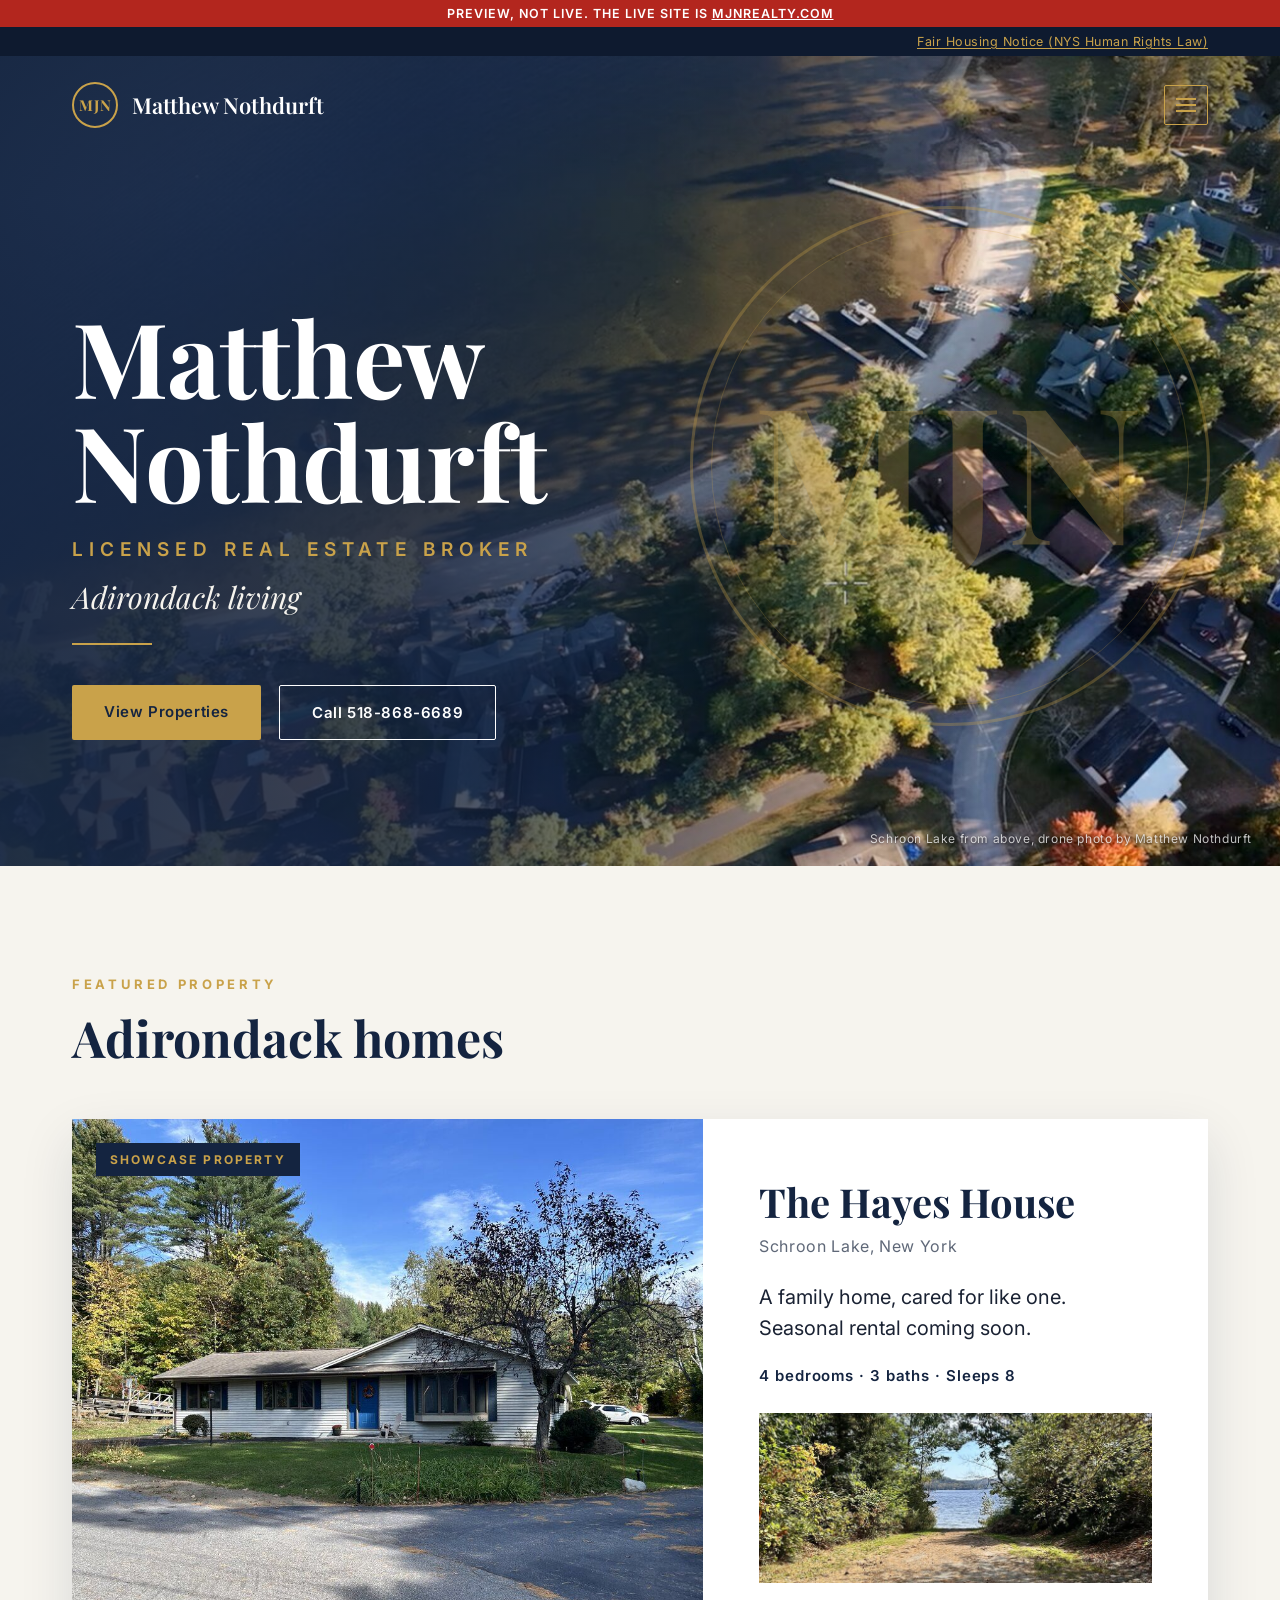
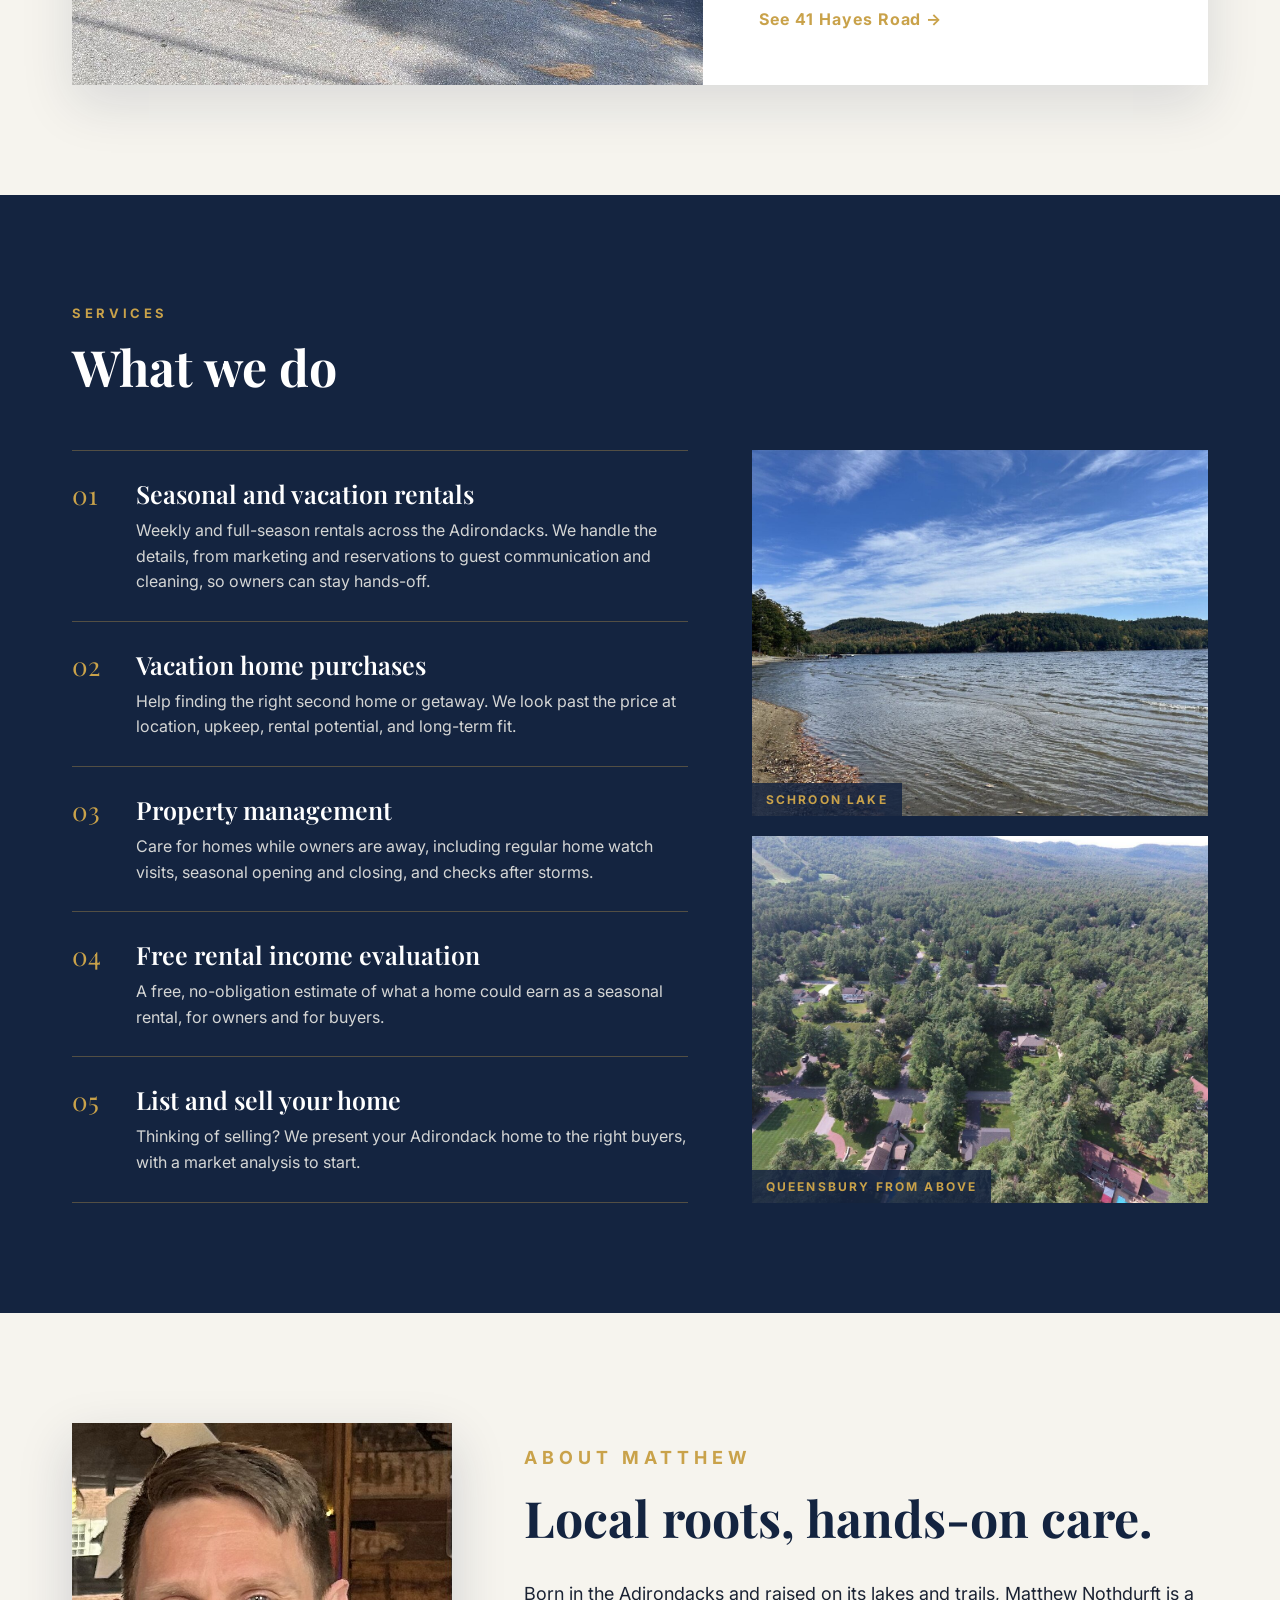
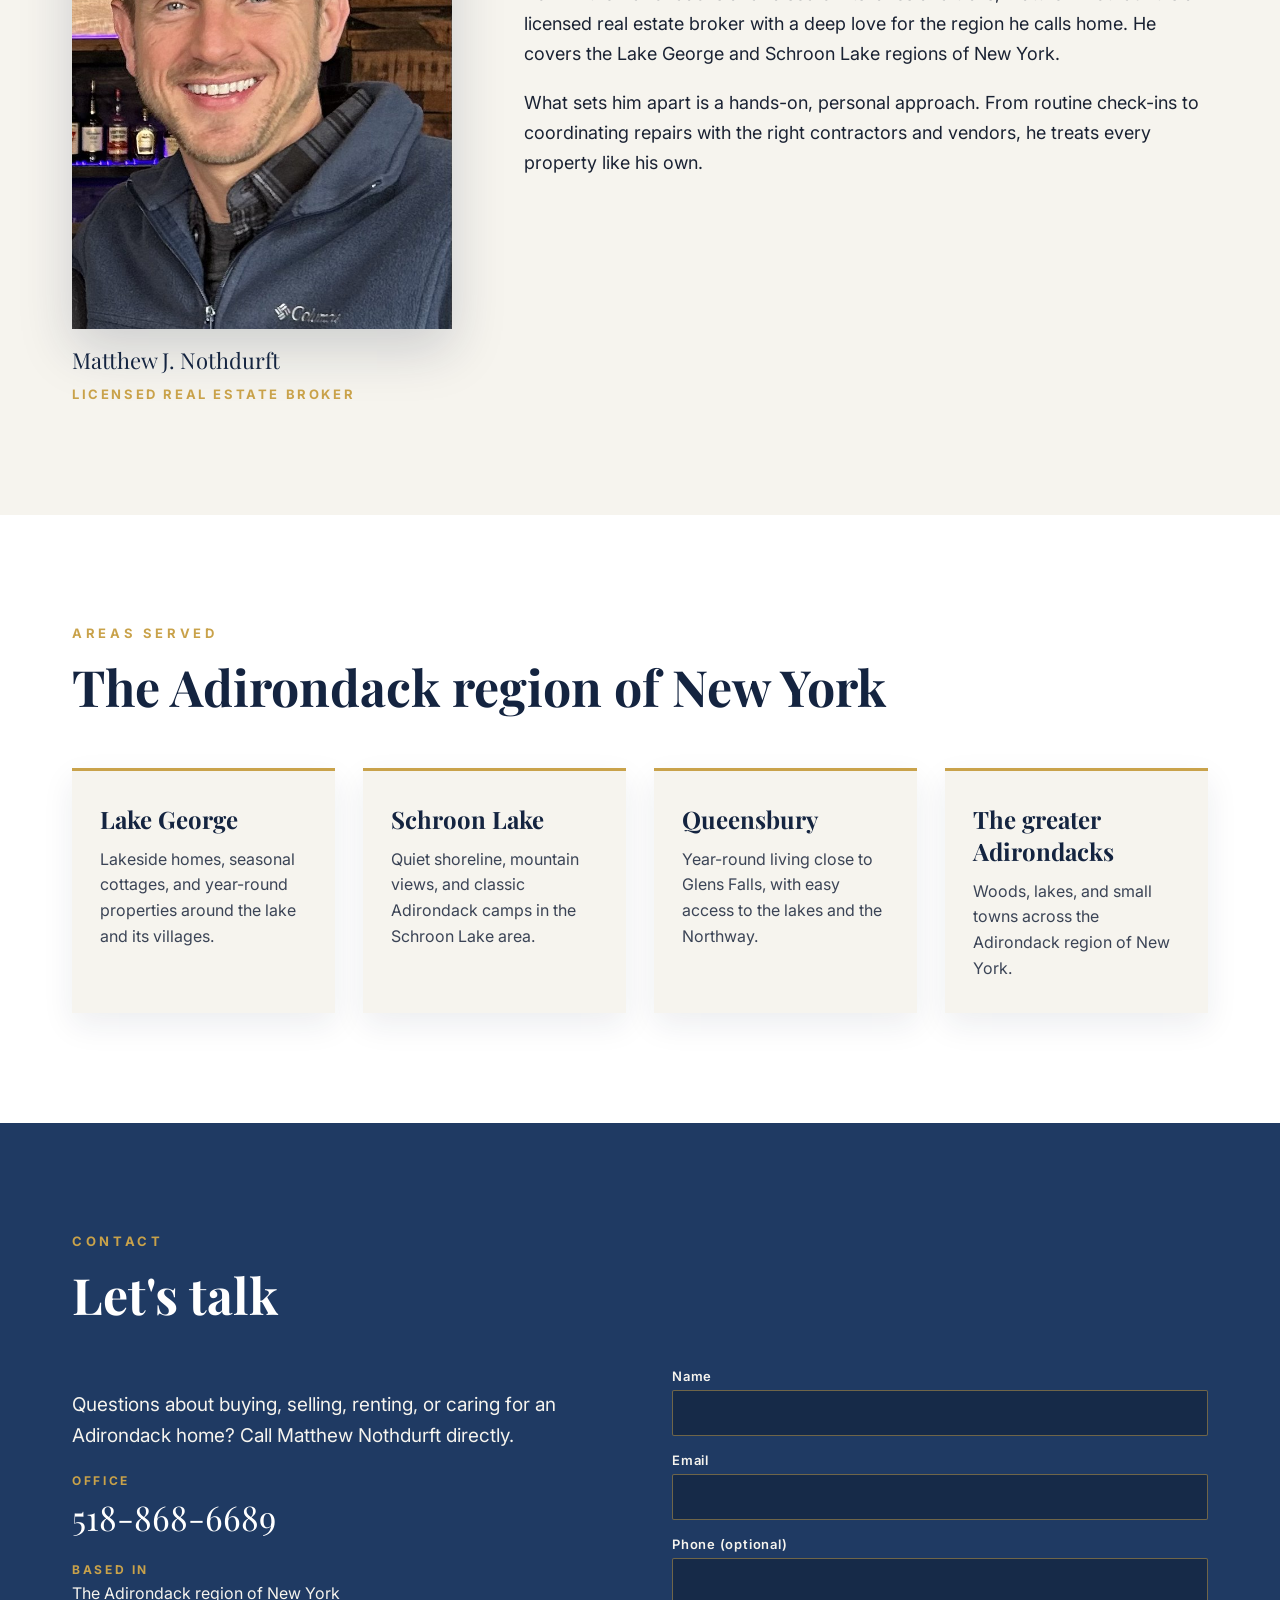
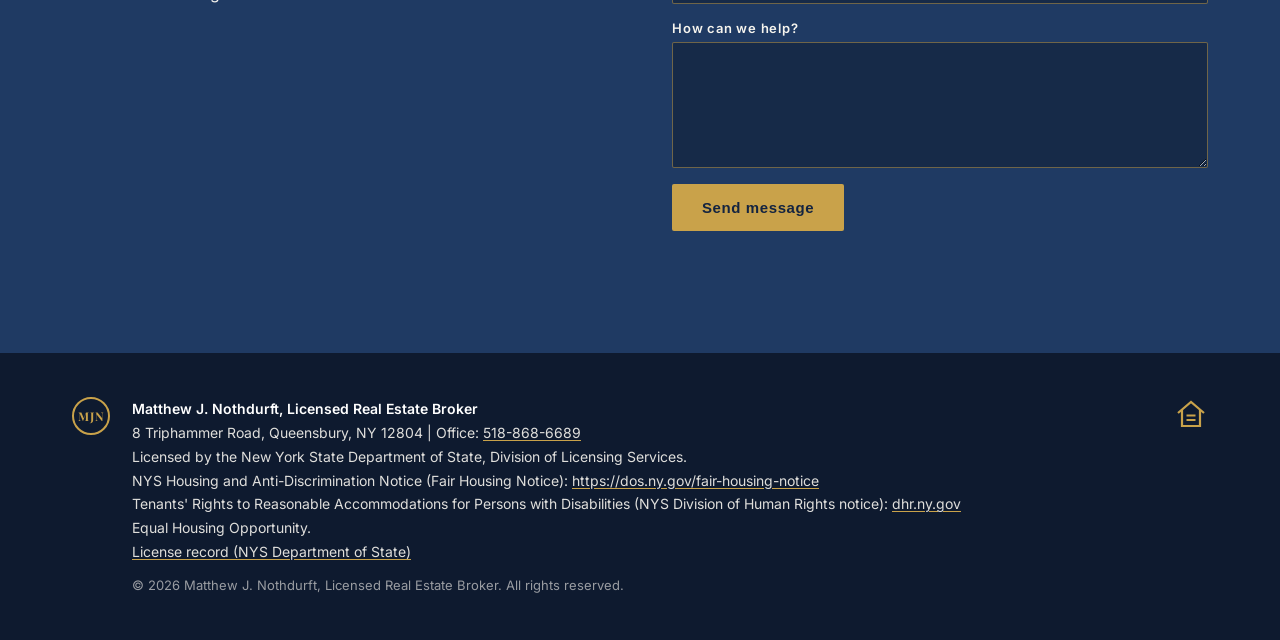
<file: index.html>
<!DOCTYPE html>
<html lang="en">
<head>
<meta charset="utf-8">
<meta name="viewport" content="width=device-width, initial-scale=1">
<title>Matthew J. Nothdurft, Licensed Real Estate Broker | Adirondack Real Estate and Property Management</title>
<meta name="description" content="Matthew J. Nothdurft, Licensed Real Estate Broker. Real estate, seasonal rentals, and property management in the Adirondack region of New York.">
<meta name="robots" content="noindex,nofollow">
<link rel="icon" href="images/favicon.svg" type="image/svg+xml">
<link rel="preconnect" href="https://fonts.googleapis.com"><link rel="preconnect" href="https://fonts.gstatic.com" crossorigin>
<link href="https://fonts.googleapis.com/css2?family=Inter:wght@400;500;600;700&family=Playfair+Display:ital,wght@0,600;0,700;1,400;1,500&display=swap" rel="stylesheet">
<link rel="stylesheet" href="css/navy.css">
</head>
<body id="top">
<a class="skip" href="#main">Skip to content</a>
<div class="preview-bar" role="note">Preview, not live. The live site is <a href="https://mjnrealty.com/">mjnrealty.com</a></div>
<div class="fh-bar"><a href="https://dos.ny.gov/fair-housing-notice" target="_blank" rel="noopener">Fair Housing Notice (NYS Human Rights Law)</a></div>
<header class="hero">
  <div class="site-nav-row">
    <a class="brand" href="#top" aria-label="Matthew Nothdurft, home"><span class="mono" aria-hidden="true">MJN</span><span class="brand-name">Matthew Nothdurft</span></a>
    <button class="nav-toggle" aria-controls="site-nav" aria-expanded="false"><span class="sr">Menu</span><span class="bars"></span></button>
    <nav class="site-nav" id="site-nav" aria-label="Main"><a href="#about">About</a><a href="#services">Services</a><a href="#properties">Properties</a><a href="hayes.html">41 Hayes</a><a href="#areas">Areas</a><a href="#contact">Contact</a><a href="packages.html">Packages</a><a href="license.html">License</a><a class="callbtn" href="tel:+15188686689">Call 518-868-6689</a></nav>
  </div>
  <div class="wm" aria-hidden="true">MJN</div>
  <div class="hero-copy">
    <h1>Matthew<br>Nothdurft</h1>
    <p class="lic">Licensed Real Estate Broker</p>
    <p class="adk">Adirondack living</p>
    <div class="rule"></div>
    <div class="btns"><a class="btn gold" href="#properties">View Properties</a><a class="btn ghost" href="tel:+15188686689">Call 518-868-6689</a></div>
  </div>
  <div class="photo-credit">Schroon Lake from above, drone photo by Matthew Nothdurft</div>
</header>
<main id="main">

<section id="properties" class="properties">
  <div class="wrap">
  <p class="eyebrow">Featured property</p>
  <h2>Adirondack homes</h2>
  <article class="featured">
    <div class="ph" role="img" aria-label="The Hayes House"><div class="tag">Showcase property</div></div>
    <div class="fc">
      <h3>The Hayes House</h3>
      <p class="addr">Schroon Lake, New York</p>
      <p class="desc">A family home, cared for like one. Seasonal rental coming soon.</p>
      <p class="facts">4 bedrooms &middot; 3 baths &middot; Sleeps 8</p>
      <div class="inset" role="img" aria-label="Wooded path at the Hayes House"></div>
      <a class="more" href="hayes.html">See 41 Hayes Road &rarr;</a>
    </div>
  </article>
  </div>
</section>

<section class="services" id="services">
  <div class="wrap">
  <p class="eyebrow">Services</p>
  <h2>What we do</h2>
  <div class="svc-wrap">
    <ul class="svc-list">
      <li class="svc"><span class="n">01</span><div><h3>Seasonal and vacation rentals</h3><p>Weekly and full-season rentals across the Adirondacks. We handle the details, from marketing and reservations to guest communication and cleaning, so owners can stay hands-off.</p></div></li>
      <li class="svc"><span class="n">02</span><div><h3>Vacation home purchases</h3><p>Help finding the right second home or getaway. We look past the price at location, upkeep, rental potential, and long-term fit.</p></div></li>
      <li class="svc"><span class="n">03</span><div><h3>Property management</h3><p>Care for homes while owners are away, including regular home watch visits, seasonal opening and closing, and checks after storms.</p></div></li>
      <li class="svc"><span class="n">04</span><div><h3>Free rental income evaluation</h3><p>A free, no-obligation estimate of what a home could earn as a seasonal rental, for owners and for buyers.</p></div></li>
      <li class="svc"><span class="n">05</span><div><h3>List and sell your home</h3><p>Thinking of selling? We present your Adirondack home to the right buyers, with a market analysis to start.</p></div></li>
    </ul>
    <div class="pics">
      <div class="pic" style="background-image:url(images/hayes-lake-shoreline-mountains.jpg)"><span>Schroon Lake</span></div>
      <div class="pic" style="background-image:url(images/aerial-DJI_0670.jpg)"><span>Queensbury from above</span></div>
    </div>
  </div>
  </div>
</section>

<section id="about" class="about">
  <div class="wrap about-grid">
    <figure class="about-photo"><img src="images/matthew-nothdurft.jpg" alt="Matthew Nothdurft" width="671" height="894" loading="lazy"><figcaption>Matthew J. Nothdurft<br><span>Licensed Real Estate Broker</span></figcaption></figure>
    <div class="about-text"><p class="eyebrow">About Matthew</p><h2>Local roots, hands-on care.</h2>
      <p>Born in the Adirondacks and raised on its lakes and trails, Matthew Nothdurft is a licensed real estate broker with a deep love for the region he calls home. He covers the Lake George and Schroon Lake regions of New York.</p>
      <p>What sets him apart is a hands-on, personal approach. From routine check-ins to coordinating repairs with the right contractors and vendors, he treats every property like his own.</p>
    </div>
  </div>
</section>

<section id="areas" class="areas">
  <div class="wrap"><p class="eyebrow">Areas served</p><h2>The Adirondack region of New York</h2>
  <ul class="area-list">
    <li class="area"><h3>Lake George</h3><p>Lakeside homes, seasonal cottages, and year-round properties around the lake and its villages.</p></li>
    <li class="area"><h3>Schroon Lake</h3><p>Quiet shoreline, mountain views, and classic Adirondack camps in the Schroon Lake area.</p></li>
    <li class="area"><h3>Queensbury</h3><p>Year-round living close to Glens Falls, with easy access to the lakes and the Northway.</p></li>
    <li class="area"><h3>The greater Adirondacks</h3><p>Woods, lakes, and small towns across the Adirondack region of New York.</p></li>
  </ul></div>
</section>

<section id="contact" class="contact">
  <div class="wrap"><p class="eyebrow">Contact</p><h2>Let's talk</h2><div class="contact-grid">
  <div class="contact-info">
    <p class="contact-lead">Questions about buying, selling, renting, or caring for an Adirondack home? Call Matthew Nothdurft directly.</p>
    <p class="contact-phone"><span>Office</span><a href="tel:+15188686689">518-868-6689</a></p>
    <p class="contact-region"><span>Based in</span>The Adirondack region of New York</p>
  </div>
  <!-- Contact form: Formspree free plan. Set FORMSPREE_ID in js/main.js to turn it on. While it is empty the form stays hidden and disabled. -->
  <form id="contact-form" class="contact-form" method="POST" hidden>
    <fieldset disabled>
      <label>Name<input name="name" type="text" autocomplete="name" required></label>
      <label>Email<input name="email" type="email" autocomplete="email" required></label>
      <label>Phone (optional)<input name="phone" type="tel" autocomplete="tel"></label>
      <label>How can we help?<textarea name="message" rows="5" required></textarea></label>
      <input type="text" name="_gotcha" style="display:none" tabindex="-1" autocomplete="off">
      <button type="submit">Send message</button>
      <p class="form-status" id="form-status" role="status" tabindex="-1"></p>
    </fieldset>
  </form>
  </div></div>
</section>
</main>

<footer>
  <div class="wrap footer-inner">
    <span class="mono" aria-hidden="true">MJN</span>
    <div>
      <p class="lic-name">Matthew J. Nothdurft, Licensed Real Estate Broker</p>
      <p>8 Triphammer Road, Queensbury, NY 12804 | Office: <a href="tel:+15188686689">518-868-6689</a></p>
      <p>Licensed by the New York State Department of State, Division of Licensing Services.</p>
      <p>NYS Housing and Anti-Discrimination Notice (Fair Housing Notice): <a href="https://dos.ny.gov/fair-housing-notice" target="_blank" rel="noopener">https://dos.ny.gov/fair-housing-notice</a></p>
      <p>Tenants' Rights to Reasonable Accommodations for Persons with Disabilities (NYS Division of Human Rights notice): <a href="https://dhr.ny.gov/final-regulations-regarding-notice-tenants-rights-reasonable-accommodation" target="_blank" rel="noopener">dhr.ny.gov</a></p>
      <p>Equal Housing Opportunity.</p>
      <p><a href="license.html">License record (NYS Department of State)</a></p>
      <p class="copy">&copy; <span data-year>2026</span> Matthew J. Nothdurft, Licensed Real Estate Broker. All rights reserved.</p>
    </div>
    <div class="eho" aria-label="Equal Housing Opportunity"><svg width="34" height="34" viewBox="0 0 34 34" fill="none" stroke="#c9a24a" stroke-width="2.2" aria-hidden="true"><path d="M4 16 17 5l13 11"/><path d="M8 13v16h18V13"/><path d="M12.5 18.5h9M12.5 23h9"/></svg></div>
  </div>
</footer>
<script src="js/main.js"></script>
</body>
</html>
</file>
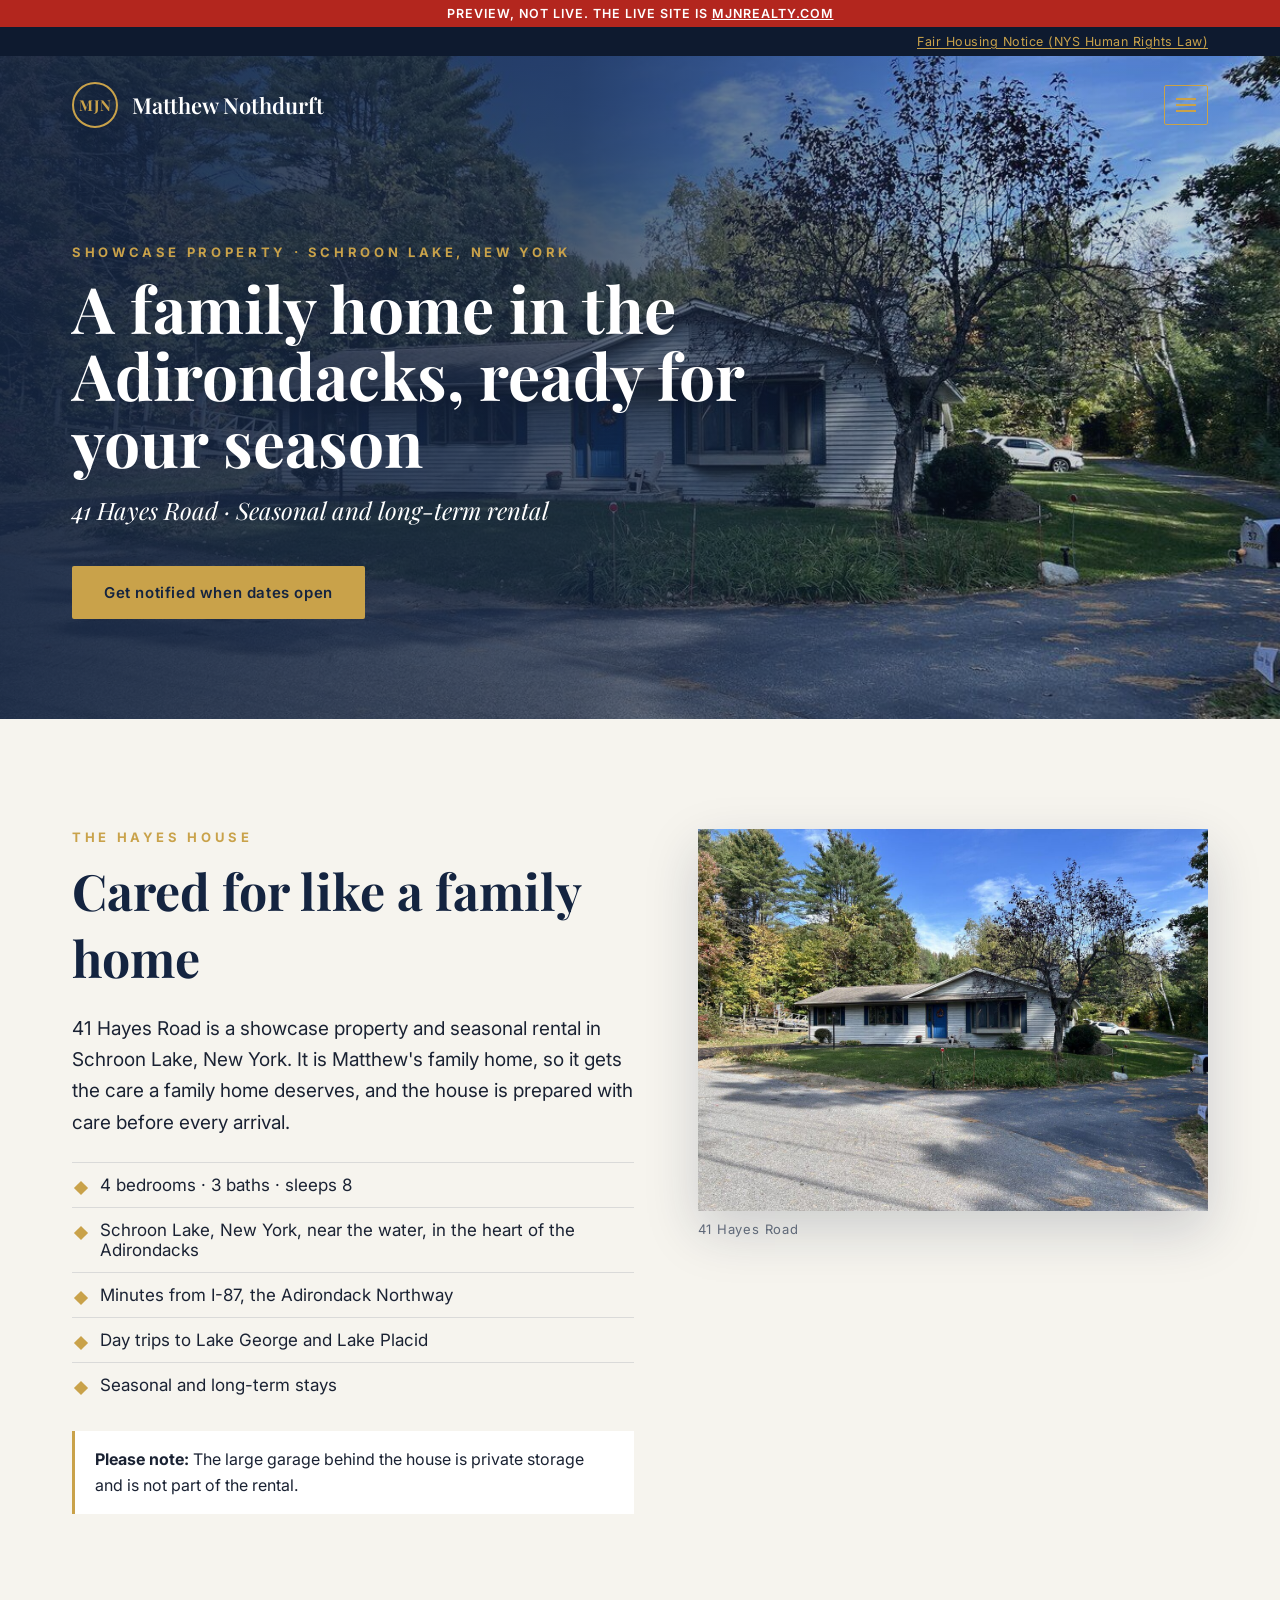
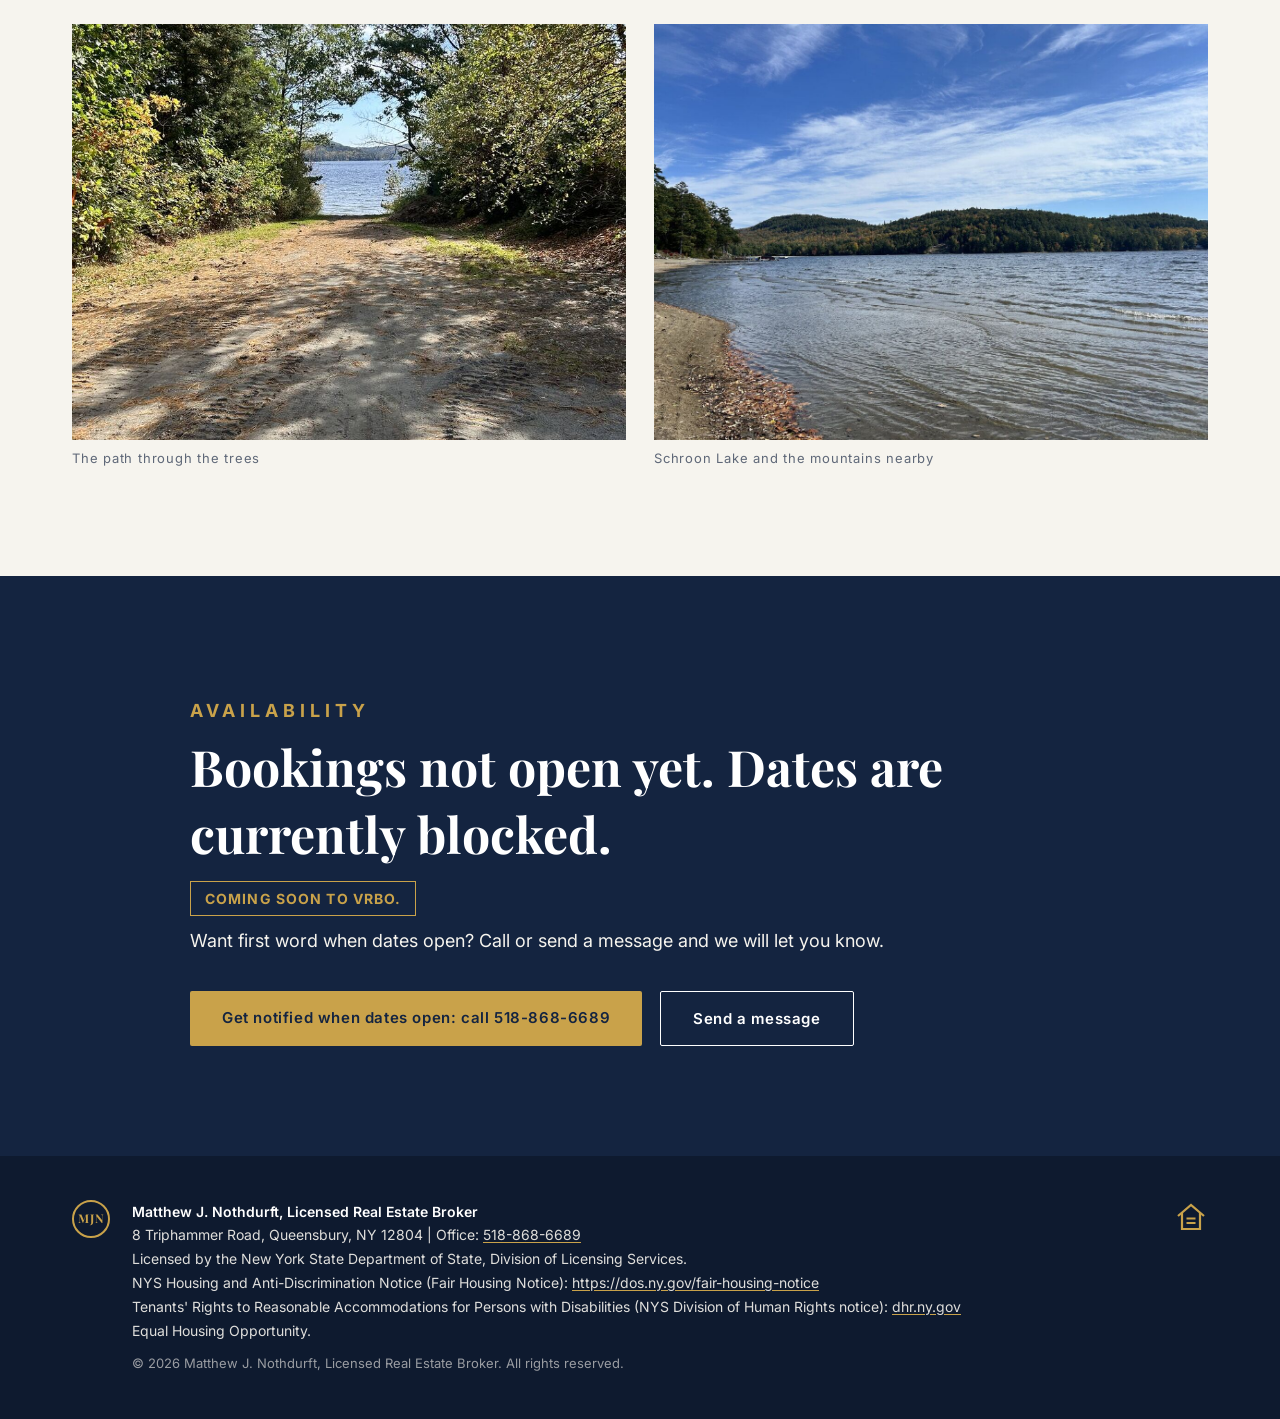
<file: hayes.html>
<!DOCTYPE html>
<html lang="en">
<head>
<meta charset="utf-8">
<meta name="viewport" content="width=device-width, initial-scale=1">
<title>41 Hayes Road | A family home for the season in Schroon Lake, NY</title>
<meta name="description" content="Seasonal and long-term rental in Schroon Lake, New York. 4 bedrooms, 3 baths, sleeps 8. Bookings not open yet. Coming soon to VRBO.">
<meta name="robots" content="noindex,nofollow">
<meta property="og:type" content="website">
<meta property="og:site_name" content="Matthew J. Nothdurft, Licensed Real Estate Broker">
<meta property="og:title" content="41 Hayes Road | A family home for the season in Schroon Lake, NY">
<meta property="og:description" content="Seasonal and long-term rental in Schroon Lake, New York. 4 bedrooms, 3 baths, sleeps 8. Bookings not open yet. Coming soon to VRBO.">
<meta property="og:url" content="https://mjn3000git.github.io/mjnrealty-preview/hayes.html">
<meta property="og:image" content="https://mjn3000git.github.io/mjnrealty-preview/images/hayes-front-of-house.jpg">
<meta property="og:image:alt" content="The front of the house at 41 Hayes Road, Schroon Lake, New York">
<meta name="twitter:card" content="summary_large_image">
<meta name="twitter:title" content="41 Hayes Road | A family home for the season in Schroon Lake, NY">
<meta name="twitter:description" content="Seasonal and long-term rental in Schroon Lake, New York. 4 bedrooms, 3 baths, sleeps 8. Bookings not open yet. Coming soon to VRBO.">
<meta name="twitter:image" content="https://mjn3000git.github.io/mjnrealty-preview/images/hayes-front-of-house.jpg">
<link rel="icon" href="images/favicon.svg" type="image/svg+xml">
<link rel="preconnect" href="https://fonts.googleapis.com"><link rel="preconnect" href="https://fonts.gstatic.com" crossorigin>
<link href="https://fonts.googleapis.com/css2?family=Inter:wght@400;500;600;700&family=Playfair+Display:ital,wght@0,600;0,700;1,400;1,500&display=swap" rel="stylesheet">
<link rel="stylesheet" href="css/navy.css">
</head>
<body id="top" class="sub">
<a class="skip" href="#main">Skip to content</a>
<div class="preview-bar" role="note">Preview, not live. The live site is <a href="https://mjnrealty.com/">mjnrealty.com</a></div>
<div class="fh-bar"><a href="https://dos.ny.gov/fair-housing-notice" target="_blank" rel="noopener">Fair Housing Notice (NYS Human Rights Law)</a></div>
<header class="hayes-hero">
  <div class="site-nav-row">
    <a class="brand" href="index.html" aria-label="Matthew Nothdurft, home"><span class="mono" aria-hidden="true">MJN</span><span class="brand-name">Matthew Nothdurft</span></a>
    <button class="nav-toggle" aria-controls="site-nav" aria-expanded="false"><span class="sr">Menu</span><span class="bars"></span></button>
    <nav class="site-nav" id="site-nav" aria-label="Main"><a href="index.html#about">About</a><a href="index.html#services">Services</a><a href="index.html#properties">Properties</a><a href="hayes.html" aria-current="page">41 Hayes</a><a href="index.html#areas">Areas</a><a href="index.html#contact">Contact</a><a href="packages.html">Packages</a><a class="callbtn" href="tel:+15188686689">Call 518-868-6689</a></nav>
  </div>
  <div class="hayes-copy">
    <p class="eyebrow">Showcase property &middot; Schroon Lake, New York</p>
    <h1>A family home in the Adirondacks, ready for your season</h1>
    <p class="hayes-sub">41 Hayes Road &middot; Seasonal and long-term rental</p>
    <div class="btns"><a class="btn gold" href="#availability">Get notified when dates open</a></div>
  </div>
</header>
<main id="main">
<section class="hayes-intro">
  <div class="wrap hayes-grid">
    <div>
      <p class="eyebrow">The Hayes House</p>
      <h2>Cared for like a family home</h2>
      <p class="hayes-lead">41 Hayes Road is a showcase property and seasonal rental in Schroon Lake, New York. It is Matthew's family home, so it gets the care a family home deserves, and the house is prepared with care before every arrival.</p>
      <ul class="hl">
        <li>4 bedrooms &middot; 3 baths &middot; sleeps 8</li>
        <li>Schroon Lake, New York, near the water, in the heart of the Adirondacks</li>
        <li>Minutes from I-87, the Adirondack Northway</li>
        <li>Day trips to Lake George and Lake Placid</li>
        <li>Seasonal and long-term stays</li>
      </ul>
      <p class="garage"><strong>Please note:</strong> The large garage behind the house is private storage and is not part of the rental.</p>
    </div>
    <figure class="hayes-main"><img src="images/hayes-front-of-house.jpg" alt="The front of the house at 41 Hayes Road" loading="lazy"><figcaption>41 Hayes Road</figcaption></figure>
  </div>
</section>
<section class="hayes-gallery" aria-label="Photos">
  <div class="wrap gal">
    <figure><img src="images/hayes-lake-path.jpg" alt="A wooded path at the Hayes House" loading="lazy"><figcaption>The path through the trees</figcaption></figure>
    <figure><img src="images/hayes-lake-shoreline-mountains.jpg" alt="Schroon Lake and the mountains nearby" loading="lazy"><figcaption>Schroon Lake and the mountains nearby</figcaption></figure>
  </div>
</section>
<section class="hayes-avail" id="availability">
  <div class="wrap avail-box">
    <p class="eyebrow">Availability</p>
    <h2>Bookings not open yet. Dates are currently blocked.</h2>
    <p class="vrbo">Coming soon to VRBO.</p>
    <p>Want first word when dates open? Call or send a message and we will let you know.</p>
    <div class="btns"><a class="btn gold" href="tel:+15188686689">Get notified when dates open: call 518-868-6689</a><a class="btn ghost" href="index.html#contact">Send a message</a></div>
  </div>
</section>
</main>

<footer>
  <div class="wrap footer-inner">
    <span class="mono" aria-hidden="true">MJN</span>
    <div>
      <p class="lic-name">Matthew J. Nothdurft, Licensed Real Estate Broker</p>
      <p>8 Triphammer Road, Queensbury, NY 12804 | Office: <a href="tel:+15188686689">518-868-6689</a></p>
      <p>Licensed by the New York State Department of State, Division of Licensing Services.</p>
      <p>NYS Housing and Anti-Discrimination Notice (Fair Housing Notice): <a href="https://dos.ny.gov/fair-housing-notice" target="_blank" rel="noopener">https://dos.ny.gov/fair-housing-notice</a></p>
      <p>Tenants' Rights to Reasonable Accommodations for Persons with Disabilities (NYS Division of Human Rights notice): <a href="https://dhr.ny.gov/final-regulations-regarding-notice-tenants-rights-reasonable-accommodation" target="_blank" rel="noopener">dhr.ny.gov</a></p>
      <p>Equal Housing Opportunity.</p>
      <p class="copy">&copy; <span data-year>2026</span> Matthew J. Nothdurft, Licensed Real Estate Broker. All rights reserved.</p>
    </div>
    <div class="eho" aria-label="Equal Housing Opportunity"><svg width="34" height="34" viewBox="0 0 34 34" fill="none" stroke="#c9a24a" stroke-width="2.2" aria-hidden="true"><path d="M4 16 17 5l13 11"/><path d="M8 13v16h18V13"/><path d="M12.5 18.5h9M12.5 23h9"/></svg></div>
  </div>
</footer>
<script src="js/main.js"></script>
</body>
</html>
</file>
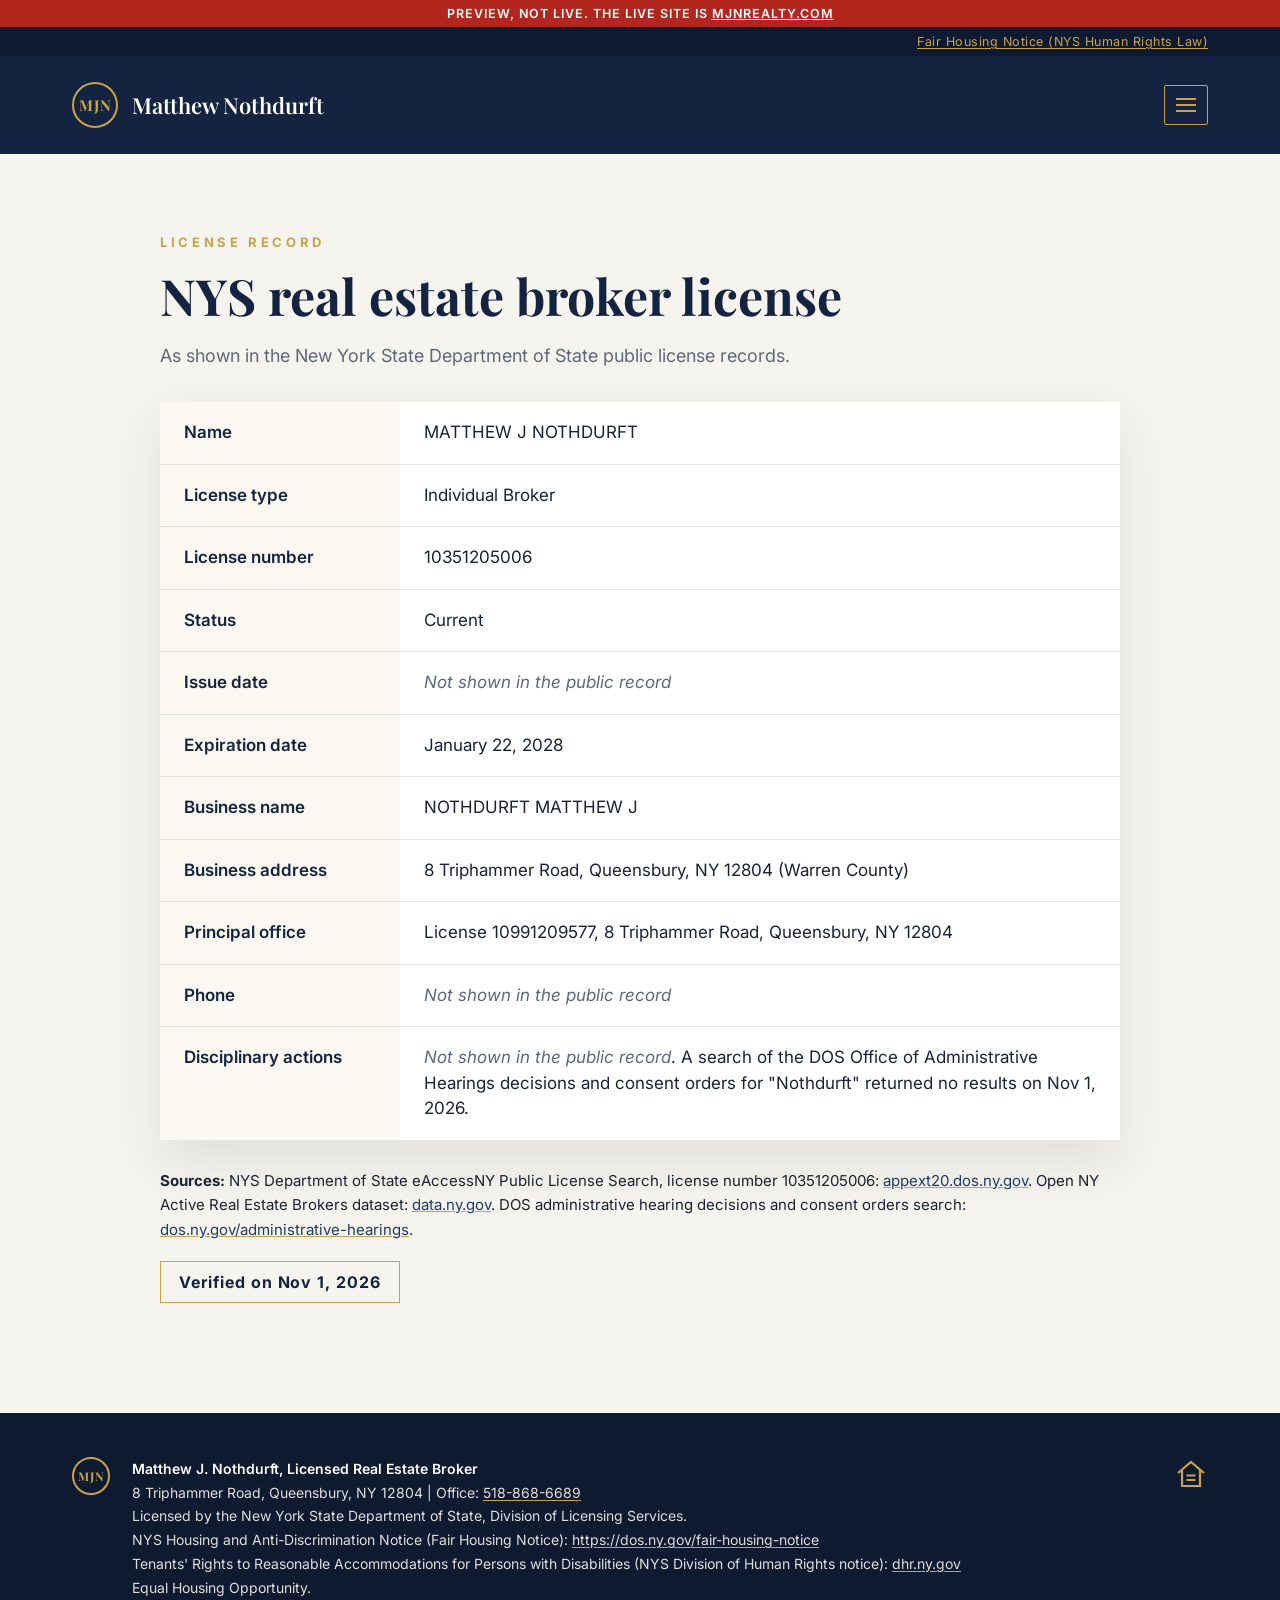
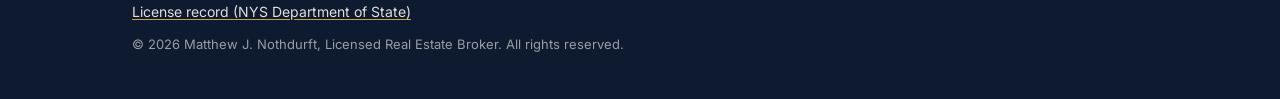
<file: license.html>
<!DOCTYPE html>
<html lang="en">
<head>
<meta charset="utf-8">
<meta name="viewport" content="width=device-width, initial-scale=1">
<title>License record | Matthew J. Nothdurft, Licensed Real Estate Broker</title>
<meta name="description" content="Matthew J. Nothdurft, Licensed Real Estate Broker. Real estate, seasonal rentals, and property management in the Adirondack region of New York.">
<meta name="robots" content="noindex,nofollow">
<link rel="icon" href="images/favicon.svg" type="image/svg+xml">
<link rel="preconnect" href="https://fonts.googleapis.com"><link rel="preconnect" href="https://fonts.gstatic.com" crossorigin>
<link href="https://fonts.googleapis.com/css2?family=Inter:wght@400;500;600;700&family=Playfair+Display:ital,wght@0,600;0,700;1,400;1,500&display=swap" rel="stylesheet">
<link rel="stylesheet" href="css/navy.css">
</head>
<body id="top" class="sub">
<a class="skip" href="#main">Skip to content</a>
<div class="preview-bar" role="note">Preview, not live. The live site is <a href="https://mjnrealty.com/">mjnrealty.com</a></div>
<div class="fh-bar"><a href="https://dos.ny.gov/fair-housing-notice" target="_blank" rel="noopener">Fair Housing Notice (NYS Human Rights Law)</a></div>
<header class="subhead">
  <div class="site-nav-row">
    <a class="brand" href="index.html" aria-label="Matthew Nothdurft, home"><span class="mono" aria-hidden="true">MJN</span><span class="brand-name">Matthew Nothdurft</span></a>
    <button class="nav-toggle" aria-controls="site-nav" aria-expanded="false"><span class="sr">Menu</span><span class="bars"></span></button>
    <nav class="site-nav" id="site-nav" aria-label="Main"><a href="index.html#about">About</a><a href="index.html#services">Services</a><a href="index.html#properties">Properties</a><a href="hayes.html">41 Hayes</a><a href="index.html#areas">Areas</a><a href="index.html#contact">Contact</a><a href="packages.html">Packages</a><a href="license.html">License</a><a class="callbtn" href="tel:+15188686689">Call 518-868-6689</a></nav>
  </div>
  </header>
<main id="main">
<section class="license">
  <div class="wrap lic-wrap">
    <p class="eyebrow">License record</p>
    <h2>NYS real estate broker license</h2>
    <p class="lic-intro">As shown in the New York State Department of State public license records.</p>
    <table class="lic-table">
      <tr><th scope="row">Name</th><td>MATTHEW J NOTHDURFT</td></tr>
      <tr><th scope="row">License type</th><td>Individual Broker</td></tr>
      <tr><th scope="row">License number</th><td>10351205006</td></tr>
      <tr><th scope="row">Status</th><td>Current</td></tr>
      <tr><th scope="row">Issue date</th><td><em>Not shown in the public record</em></td></tr>
      <tr><th scope="row">Expiration date</th><td>January 22, 2028</td></tr>
      <tr><th scope="row">Business name</th><td>NOTHDURFT MATTHEW J</td></tr>
      <tr><th scope="row">Business address</th><td>8 Triphammer Road, Queensbury, NY 12804 (Warren County)</td></tr>
      <tr><th scope="row">Principal office</th><td>License 10991209577, 8 Triphammer Road, Queensbury, NY 12804</td></tr>
      <tr><th scope="row">Phone</th><td><em>Not shown in the public record</em></td></tr>
      <tr><th scope="row">Disciplinary actions</th><td><em>Not shown in the public record</em>. A search of the DOS Office of Administrative Hearings decisions and consent orders for "Nothdurft" returned no results on Nov 1, 2026.</td></tr>
    </table>
    <p class="lic-src"><strong>Sources:</strong> NYS Department of State eAccessNY Public License Search, license number 10351205006: <a href="https://appext20.dos.ny.gov/nydos/searchByLicNumber.do" target="_blank" rel="noopener">appext20.dos.ny.gov</a>. Open NY Active Real Estate Brokers dataset: <a href="https://data.ny.gov/resource/9twf-9yig.json?$q=Nothdurft" target="_blank" rel="noopener">data.ny.gov</a>. DOS administrative hearing decisions and consent orders search: <a href="https://dos.ny.gov/administrative-hearings" target="_blank" rel="noopener">dos.ny.gov/administrative-hearings</a>.</p>
    <p class="lic-ver">Verified on Nov 1, 2026</p>
  </div>
</section>
</main>

<footer>
  <div class="wrap footer-inner">
    <span class="mono" aria-hidden="true">MJN</span>
    <div>
      <p class="lic-name">Matthew J. Nothdurft, Licensed Real Estate Broker</p>
      <p>8 Triphammer Road, Queensbury, NY 12804 | Office: <a href="tel:+15188686689">518-868-6689</a></p>
      <p>Licensed by the New York State Department of State, Division of Licensing Services.</p>
      <p>NYS Housing and Anti-Discrimination Notice (Fair Housing Notice): <a href="https://dos.ny.gov/fair-housing-notice" target="_blank" rel="noopener">https://dos.ny.gov/fair-housing-notice</a></p>
      <p>Tenants' Rights to Reasonable Accommodations for Persons with Disabilities (NYS Division of Human Rights notice): <a href="https://dhr.ny.gov/final-regulations-regarding-notice-tenants-rights-reasonable-accommodation" target="_blank" rel="noopener">dhr.ny.gov</a></p>
      <p>Equal Housing Opportunity.</p>
      <p><a href="license.html">License record (NYS Department of State)</a></p>
      <p class="copy">&copy; <span data-year>2026</span> Matthew J. Nothdurft, Licensed Real Estate Broker. All rights reserved.</p>
    </div>
    <div class="eho" aria-label="Equal Housing Opportunity"><svg width="34" height="34" viewBox="0 0 34 34" fill="none" stroke="#c9a24a" stroke-width="2.2" aria-hidden="true"><path d="M4 16 17 5l13 11"/><path d="M8 13v16h18V13"/><path d="M12.5 18.5h9M12.5 23h9"/></svg></div>
  </div>
</footer>
<script src="js/main.js"></script>
</body>
</html>
</file>
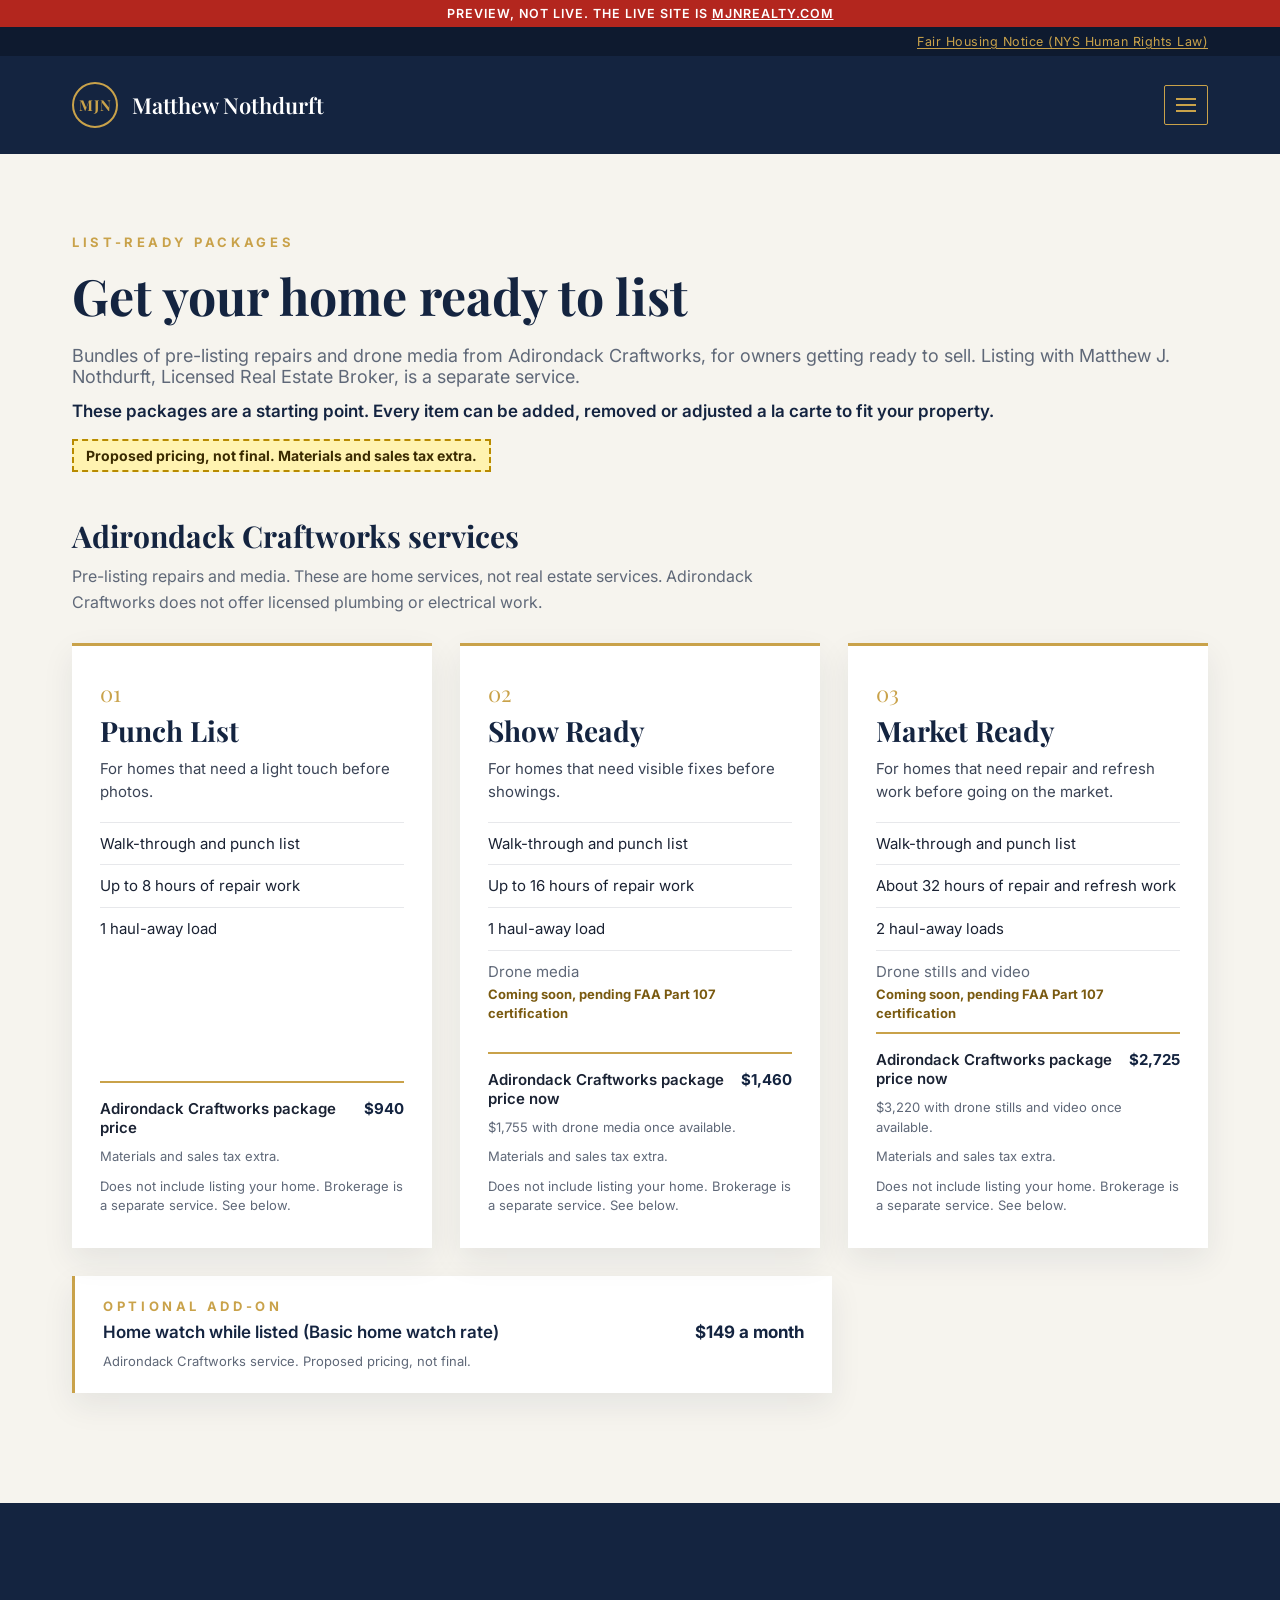
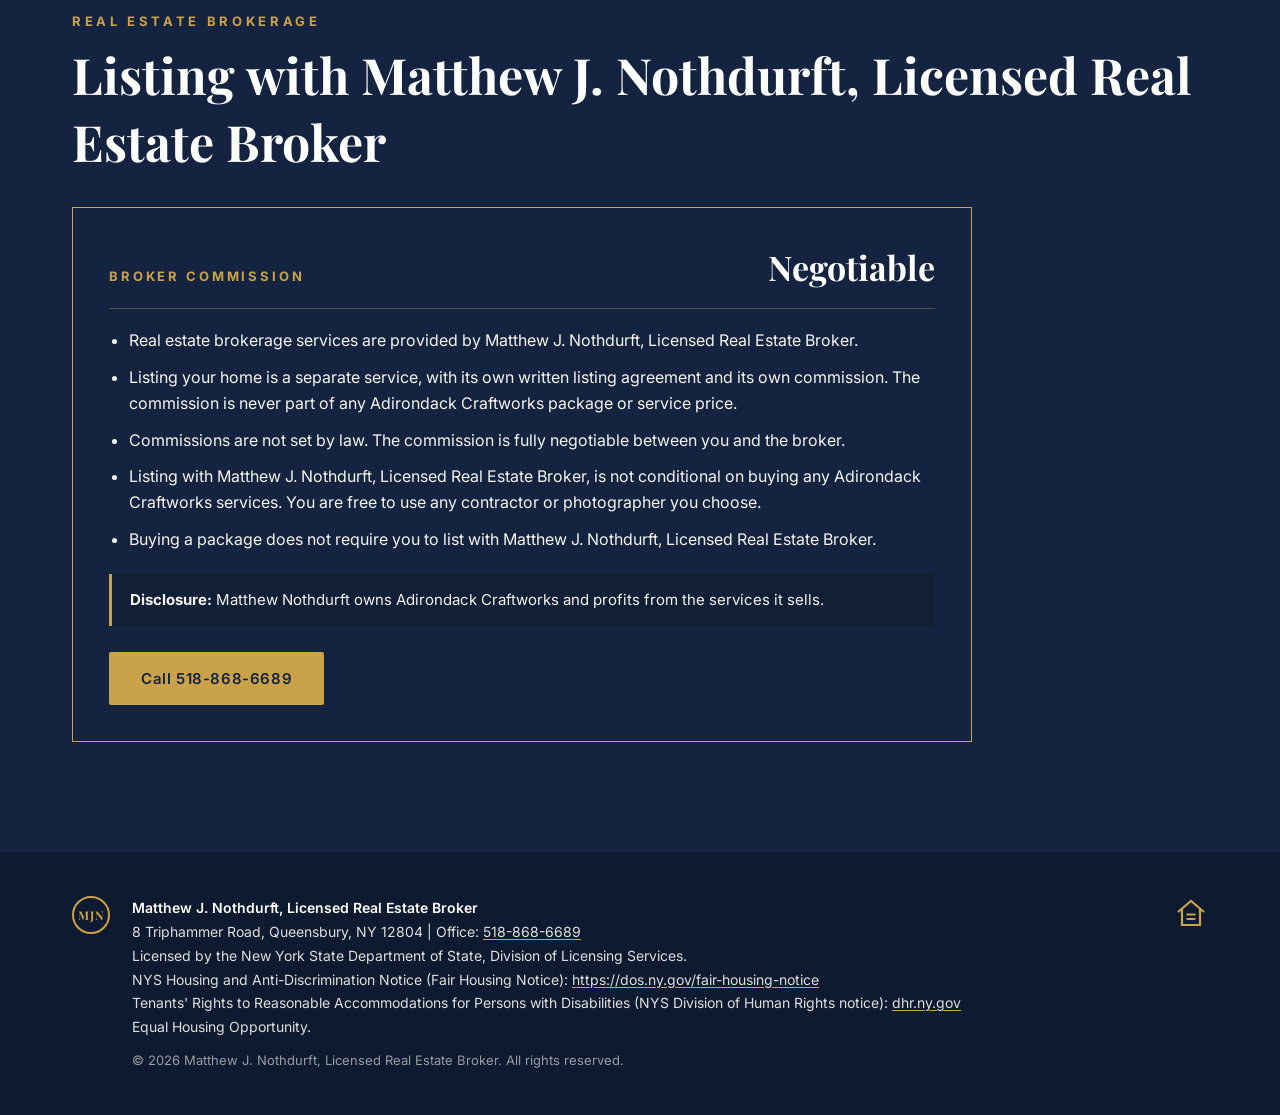
<file: packages.html>
<!DOCTYPE html>
<html lang="en">
<head>
<meta charset="utf-8">
<meta name="viewport" content="width=device-width, initial-scale=1">
<title>List-ready packages | Matthew J. Nothdurft, Licensed Real Estate Broker</title>
<meta name="description" content="List-ready packages: pre-listing repairs and drone media from Adirondack Craftworks, offered separately from real estate brokerage by Matthew J. Nothdurft, Licensed Real Estate Broker.">
<meta name="robots" content="noindex,nofollow">
<link rel="icon" href="images/favicon.svg" type="image/svg+xml">
<link rel="preconnect" href="https://fonts.googleapis.com"><link rel="preconnect" href="https://fonts.gstatic.com" crossorigin>
<link href="https://fonts.googleapis.com/css2?family=Inter:wght@400;500;600;700&family=Playfair+Display:ital,wght@0,600;0,700;1,400;1,500&display=swap" rel="stylesheet">
<link rel="stylesheet" href="css/navy.css">
</head>
<body id="top" class="sub">
<a class="skip" href="#main">Skip to content</a>
<div class="preview-bar" role="note">Preview, not live. The live site is <a href="https://mjnrealty.com/">mjnrealty.com</a></div>
<div class="fh-bar"><a href="https://dos.ny.gov/fair-housing-notice" target="_blank" rel="noopener">Fair Housing Notice (NYS Human Rights Law)</a></div>
<header class="subhead">
  <div class="site-nav-row">
    <a class="brand" href="index.html" aria-label="Matthew Nothdurft, home"><span class="mono" aria-hidden="true">MJN</span><span class="brand-name">Matthew Nothdurft</span></a>
    <button class="nav-toggle" aria-controls="site-nav" aria-expanded="false"><span class="sr">Menu</span><span class="bars"></span></button>
    <nav class="site-nav" id="site-nav" aria-label="Main"><a href="index.html#about">About</a><a href="index.html#services">Services</a><a href="index.html#properties">Properties</a><a href="hayes.html">41 Hayes</a><a href="index.html#areas">Areas</a><a href="index.html#contact">Contact</a><a href="packages.html" aria-current="page">Packages</a><a class="callbtn" href="tel:+15188686689">Call 518-868-6689</a></nav>
  </div>
  </header>
<main id="main">
<section class="pkgs">
  <div class="wrap pkg-wrap">
    <p class="eyebrow">List-ready packages</p>
    <h2>Get your home ready to list</h2>
    <p class="lic-intro">Bundles of pre-listing repairs and drone media from Adirondack Craftworks, for owners getting ready to sell. Listing with Matthew J. Nothdurft, Licensed Real Estate Broker, is a separate service. </p>
    <p class="pkg-alc">These packages are a starting point. Every item can be added, removed or adjusted a la carte to fit your property.</p>
    <p class="pkg-flag">Proposed pricing, not final. Materials and sales tax extra.</p>
    <h3 class="pkg-sec">Adirondack Craftworks services</h3>
    <p class="pkg-sub">Pre-listing repairs and media. These are home services, not real estate services. Adirondack Craftworks does not offer licensed plumbing or electrical work.</p>
    <div class="pkg-grid">
    <article class="pkg"><p class="pkg-n">01</p><h3>Punch List</h3><p class="pkg-lead">For homes that need a light touch before photos.</p>
      <ul class="pkg-items"><li><span>Walk-through and punch list</span></li><li><span>Up to 8 hours of repair work</span></li><li><span>1 haul-away load</span></li></ul>
      <p class="pkg-total"><span>Adirondack Craftworks package price</span><b>$940</b></p>
      <p class="pkg-note">Materials and sales tax extra.</p>
      <p class="pkg-note">Does not include listing your home. Brokerage is a separate service. See below.</p>
    </article>
    <article class="pkg"><p class="pkg-n">02</p><h3>Show Ready</h3><p class="pkg-lead">For homes that need visible fixes before showings.</p>
      <ul class="pkg-items"><li><span>Walk-through and punch list</span></li><li><span>Up to 16 hours of repair work</span></li><li><span>1 haul-away load</span></li><li class="soon"><span>Drone media</span><b>Coming soon, pending FAA Part 107 certification</b></li></ul>
      <p class="pkg-total"><span>Adirondack Craftworks package price now</span><b>$1,460</b></p>
      <p class="pkg-note">$1,755 with drone media once available.</p>
      <p class="pkg-note">Materials and sales tax extra.</p>
      <p class="pkg-note">Does not include listing your home. Brokerage is a separate service. See below.</p>
    </article>
    <article class="pkg"><p class="pkg-n">03</p><h3>Market Ready</h3><p class="pkg-lead">For homes that need repair and refresh work before going on the market.</p>
      <ul class="pkg-items"><li><span>Walk-through and punch list</span></li><li><span>About 32 hours of repair and refresh work</span></li><li><span>2 haul-away loads</span></li><li class="soon"><span>Drone stills and video</span><b>Coming soon, pending FAA Part 107 certification</b></li></ul>
      <p class="pkg-total"><span>Adirondack Craftworks package price now</span><b>$2,725</b></p>
      <p class="pkg-note">$3,220 with drone stills and video once available.</p>
      <p class="pkg-note">Materials and sales tax extra.</p>
      <p class="pkg-note">Does not include listing your home. Brokerage is a separate service. See below.</p>
    </article>
    </div>
    <div class="addon">
      <p class="eyebrow">Optional add-on</p>
      <p class="addon-row"><span>Home watch while listed (Basic home watch rate)</span><b>$149 a month</b></p>
      <p class="pkg-note">Adirondack Craftworks service. Proposed pricing, not final.</p>
    </div>
  </div>
</section>
<section class="broker" id="brokerage">
  <div class="wrap pkg-wrap">
    <p class="eyebrow">Real estate brokerage</p>
    <!-- LEGAL REVIEW: no assumed business name filed with DOS; broker name only -->
    <h2>Listing with Matthew J. Nothdurft, Licensed Real Estate Broker</h2>
    <div class="broker-box">
      <p class="broker-fee"><span>Broker commission</span><b>Negotiable</b></p>
      <ul class="broker-list">
        <li>Real estate brokerage services are provided by Matthew J. Nothdurft, Licensed Real Estate Broker.</li>
        <li>Listing your home is a separate service, with its own written listing agreement and its own commission. The commission is never part of any Adirondack Craftworks package or service price.</li>
        <li>Commissions are not set by law. The commission is fully negotiable between you and the broker.</li>
        <li>Listing with Matthew J. Nothdurft, Licensed Real Estate Broker, is not conditional on buying any Adirondack Craftworks services. You are free to use any contractor or photographer you choose.</li>
        <li>Buying a package does not require you to list with Matthew J. Nothdurft, Licensed Real Estate Broker.</li>
      </ul>
      <p class="disclose"><strong>Disclosure:</strong> Matthew Nothdurft owns Adirondack Craftworks and profits from the services it sells.</p>
      <p class="broker-cta"><a class="btn gold" href="tel:+15188686689">Call 518-868-6689</a></p>
    </div>
  </div>
</section>
</main>

<footer>
  <div class="wrap footer-inner">
    <span class="mono" aria-hidden="true">MJN</span>
    <div>
      <p class="lic-name">Matthew J. Nothdurft, Licensed Real Estate Broker</p>
      <p>8 Triphammer Road, Queensbury, NY 12804 | Office: <a href="tel:+15188686689">518-868-6689</a></p>
      <p>Licensed by the New York State Department of State, Division of Licensing Services.</p>
      <p>NYS Housing and Anti-Discrimination Notice (Fair Housing Notice): <a href="https://dos.ny.gov/fair-housing-notice" target="_blank" rel="noopener">https://dos.ny.gov/fair-housing-notice</a></p>
      <p>Tenants' Rights to Reasonable Accommodations for Persons with Disabilities (NYS Division of Human Rights notice): <a href="https://dhr.ny.gov/final-regulations-regarding-notice-tenants-rights-reasonable-accommodation" target="_blank" rel="noopener">dhr.ny.gov</a></p>
      <p>Equal Housing Opportunity.</p>
      <p class="copy">&copy; <span data-year>2026</span> Matthew J. Nothdurft, Licensed Real Estate Broker. All rights reserved.</p>
    </div>
    <div class="eho" aria-label="Equal Housing Opportunity"><svg width="34" height="34" viewBox="0 0 34 34" fill="none" stroke="#c9a24a" stroke-width="2.2" aria-hidden="true"><path d="M4 16 17 5l13 11"/><path d="M8 13v16h18V13"/><path d="M12.5 18.5h9M12.5 23h9"/></svg></div>
  </div>
</footer>
<script src="js/main.js"></script>
</body>
</html>
</file>
<file: css/navy.css>
:root{--navy:#142440;--navy2:#1f3a63;--navy3:#0e1a2f;--gold:#c9a24a;--cream:#f6f4ee;--ink:#1a2233;--muted:#5f6878}
*{box-sizing:border-box;margin:0;padding:0}
html{scroll-behavior:smooth}
body{font-family:'Inter',system-ui,sans-serif;color:var(--ink);background:var(--cream);-webkit-font-smoothing:antialiased}
img{max-width:100%;display:block}
a{color:inherit;text-decoration:none}
.skip{position:absolute;left:-9999px;top:0;background:var(--gold);color:var(--navy);padding:10px 16px;z-index:100}
.skip:focus{left:12px;top:12px}
.sr{position:absolute;width:1px;height:1px;overflow:hidden;clip:rect(0 0 0 0)}
.preview-bar{background:#b3261e;color:#fff;text-align:center;font:600 12.5px/1.2 'Inter',sans-serif;letter-spacing:.08em;text-transform:uppercase;padding:6px 12px;position:relative;z-index:60}
.preview-bar a{text-decoration:underline}
.fh-bar{background:var(--navy3);color:rgba(246,244,238,.88);font-size:12.5px;letter-spacing:.04em;padding:7px 72px;display:flex;gap:10px;justify-content:flex-end;flex-wrap:wrap}
.fh-bar a{color:var(--gold);text-decoration:underline;text-underline-offset:2px}
.wrap{max-width:1440px;margin:0 auto}
.mono{width:46px;height:46px;border-radius:50%;border:2px solid var(--gold);color:var(--gold);display:flex;align-items:center;justify-content:center;font-family:'Playfair Display',serif;font-weight:700;font-size:15px;letter-spacing:1px;flex:none}
.hero{position:relative;min-height:810px;background:url(../images/hero-schroon-lake-drone-DJI_0012.jpg) center/cover var(--navy);overflow:hidden;color:#fff}
.hero:before{content:"";position:absolute;inset:0;background:linear-gradient(90deg,rgba(20,36,64,.94) 0%,rgba(20,36,64,.80) 34%,rgba(20,36,64,.25) 62%,rgba(20,36,64,0) 80%),linear-gradient(180deg,rgba(0,0,0,.35) 0%,rgba(0,0,0,0) 18%)}
.site-nav-row{position:relative;z-index:5;display:flex;align-items:center;padding:26px 72px}
.brand{display:flex;align-items:center;gap:14px}
.brand-name{font-family:'Playfair Display',serif;font-size:22px;font-weight:600}
.site-nav{margin-left:auto;display:flex;align-items:center;gap:34px;font-size:14px;letter-spacing:.06em;text-transform:uppercase;font-weight:500}
.site-nav a:hover{color:var(--gold)}
.callbtn{margin-left:40px;background:rgba(20,36,64,.55);border:1.5px solid var(--gold);color:var(--gold);padding:11px 22px;border-radius:2px;font-weight:600;font-size:14px;letter-spacing:.04em;white-space:nowrap}
.nav-toggle{display:none;margin-left:auto;background:none;border:1.5px solid var(--gold);width:44px;height:40px;border-radius:2px;cursor:pointer}
.nav-toggle .bars,.nav-toggle .bars:before,.nav-toggle .bars:after{display:block;width:20px;height:2px;background:var(--gold);margin:0 auto;position:relative;content:""}
.nav-toggle .bars:before{position:absolute;top:-6px}.nav-toggle .bars:after{position:absolute;top:6px}
.wm{position:absolute;right:70px;top:150px;width:520px;height:520px;border-radius:50%;border:3px solid rgba(201,162,74,.30);display:flex;align-items:center;justify-content:center;font-family:'Playfair Display',serif;font-weight:700;font-size:190px;color:rgba(201,162,74,.28);letter-spacing:4px;pointer-events:none}
.wm:after{content:"";position:absolute;inset:18px;border-radius:50%;border:1px solid rgba(201,162,74,.22)}
.hero-copy{position:relative;z-index:2;padding:150px 72px 120px;max-width:820px}
.hero h1{font-family:'Playfair Display',serif;font-weight:700;font-size:104px;line-height:1.0;letter-spacing:-.5px}
.lic{margin-top:26px;color:var(--gold);font-size:19px;font-weight:600;letter-spacing:.32em;text-transform:uppercase}
.adk{margin-top:16px;font-family:'Playfair Display',serif;font-style:italic;font-size:30px;color:var(--cream)}
.rule{width:80px;height:2px;background:var(--gold);margin-top:26px}
.btns{margin-top:40px;display:flex;gap:18px;flex-wrap:wrap}
.btn{display:inline-block;padding:17px 32px;font-weight:600;font-size:15px;letter-spacing:.04em;border-radius:2px}
.btn.gold{background:var(--gold);color:var(--navy)}
.btn.ghost{border:1.5px solid #fff;color:#fff}
.photo-credit{text-shadow:0 1px 3px rgba(0,0,0,.8);position:absolute;right:28px;bottom:20px;color:rgba(255,255,255,.75);font-size:12px;letter-spacing:.05em;z-index:2}
section{padding:110px 72px;scroll-margin-top:20px}
.eyebrow{color:var(--gold);font-size:13px;font-weight:700;letter-spacing:.28em;text-transform:uppercase}
h2{font-family:'Playfair Display',serif;font-size:50px;font-weight:700;color:var(--navy);margin-top:12px}
.about-grid{display:grid;grid-template-columns:380px 1fr;gap:72px;align-items:start}
.about-photo{position:relative}
.about-photo img{width:100%;height:auto;box-shadow:0 20px 50px rgba(20,36,64,.18)}
.about-photo figcaption{margin-top:16px;font-family:'Playfair Display',serif;font-size:22px;color:var(--navy)}
.about-photo figcaption span{font-family:'Inter',sans-serif;font-size:13px;color:var(--gold);font-weight:700;letter-spacing:.2em;text-transform:uppercase}
.about-text p{margin-top:20px;font-size:18px;line-height:1.65}
.about-text h2+p{margin-top:28px}
.properties{padding-top:0}
.featured{display:grid;grid-template-columns:1.25fr 1fr;margin-top:48px;background:#fff;box-shadow:0 20px 50px rgba(20,36,64,.12)}
.featured .ph{min-height:540px;background:url(../images/hayes-front-of-house.jpg) center 30%/cover;position:relative}
.tag{position:absolute;left:24px;top:24px;background:var(--navy);color:var(--gold);font-size:12px;font-weight:700;letter-spacing:.18em;text-transform:uppercase;padding:9px 14px}
.fc{padding:56px;display:flex;flex-direction:column}
.fc h3{font-family:'Playfair Display',serif;font-size:40px;color:var(--navy)}
.fc .addr{margin-top:8px;font-size:16px;color:var(--muted);letter-spacing:.04em}
.fc p.desc{margin-top:26px;font-size:20px;line-height:1.55}
.fc .facts{margin-top:22px;font-size:15px;color:var(--navy);font-weight:600;letter-spacing:.06em}
.fc .inset{margin-top:28px;height:170px;background:url(../images/hayes-lake-path.jpg) center 38%/cover}
.fc .more{margin-top:auto;padding-top:26px;color:var(--gold);font-weight:700;letter-spacing:.06em}
.services{background:var(--navy);color:var(--cream)}
.services h2{color:#fff}
.svc-wrap{display:grid;grid-template-columns:1.35fr 1fr;gap:64px;margin-top:50px}
.svc-list{list-style:none}
.svc{display:grid;grid-template-columns:64px 1fr;padding:26px 0;border-top:1px solid rgba(201,162,74,.35)}
.svc:last-child{border-bottom:1px solid rgba(201,162,74,.35)}
.svc .n{font-family:'Playfair Display',serif;color:var(--gold);font-size:26px}
.svc h3{font-family:'Playfair Display',serif;font-size:25px;color:#fff;font-weight:600}
.svc p{margin-top:8px;font-size:16px;line-height:1.6;color:rgba(246,244,238,.85)}
.pics{display:grid;grid-template-rows:1fr 1fr;gap:20px}
.pic{background-size:cover;background-position:center;position:relative;min-height:300px}
.pic span{position:absolute;left:0;bottom:0;background:rgba(20,36,64,.85);color:var(--gold);font-size:12px;font-weight:700;letter-spacing:.18em;text-transform:uppercase;padding:9px 14px}
.area-list{list-style:none;display:grid;grid-template-columns:repeat(4,1fr);gap:28px;margin-top:48px}
.area{background:#fff;padding:32px 28px;border-top:3px solid var(--gold);box-shadow:0 12px 30px rgba(20,36,64,.08)}
.area h3{font-family:'Playfair Display',serif;font-size:24px;color:var(--navy)}
.area p{margin-top:12px;font-size:16px;line-height:1.6;color:#3b4456}
.contact{background:var(--navy2);color:var(--cream)}
.contact h2{color:#fff}
.contact-grid{display:grid;grid-template-columns:1fr 1fr;gap:64px;margin-top:40px}
.contact-lead{font-size:19px;line-height:1.6}
.contact-info p{margin-top:22px}
.contact-info span{display:block;color:var(--gold);font-size:12px;font-weight:700;letter-spacing:.22em;text-transform:uppercase;margin-bottom:6px}
.contact-phone a{font-family:'Playfair Display',serif;font-size:34px;color:#fff}
.contact-form label{display:block;font-size:13px;font-weight:600;letter-spacing:.06em;margin-bottom:16px}
.contact-form fieldset{border:0}
.contact-form input,.contact-form textarea{display:block;width:100%;margin-top:6px;padding:12px 14px;border:1px solid rgba(201,162,74,.5);background:rgba(14,26,47,.5);color:#fff;font:inherit;font-size:16px;border-radius:2px}
.contact-form button{background:var(--gold);color:var(--navy);border:0;padding:15px 30px;font-weight:700;font-size:15px;letter-spacing:.04em;cursor:pointer;border-radius:2px}
.form-status{margin-top:12px}
footer{background:var(--navy3);color:rgba(246,244,238,.9);padding:44px 72px;font-size:14px;line-height:1.7}
.footer-inner{display:flex;align-items:flex-start;gap:22px}
footer .mono{width:38px;height:38px;font-size:12px}
footer a{text-decoration:underline;text-decoration-color:var(--gold);text-underline-offset:2px}
footer .lic-name{font-weight:600;color:#fff}
footer .eho{margin-left:auto;display:flex;align-items:center;gap:10px;white-space:nowrap}
footer .copy{margin-top:10px;color:rgba(246,244,238,.6);font-size:13px}
@media (max-width:1100px){
  .site-nav-row,section,footer,.hero-copy{padding-left:36px;padding-right:36px}
  .fh-bar{padding-left:36px;padding-right:36px}
  .site-nav{gap:22px}.callbtn{margin-left:22px}
  .wm{width:380px;height:380px;font-size:140px;right:30px}
  .area-list{grid-template-columns:1fr 1fr}
  .about-grid{grid-template-columns:300px 1fr;gap:48px}
}
@media (max-width:860px){
  .nav-toggle{display:block}
  .site-nav{display:none;position:absolute;top:84px;left:0;right:0;flex-direction:column;align-items:flex-start;gap:0;background:var(--navy3);padding:8px 36px 20px}
  .site-nav.open{display:flex}
  .site-nav a{padding:12px 0}
  .callbtn{margin:10px 0 0}
  .hero{min-height:680px}
  .hero-copy{padding-top:90px}
  .hero h1{font-size:64px}
  .lic{font-size:14px;letter-spacing:.24em}
  .adk{font-size:24px}
  .wm{display:none}
  .hero:before{background:linear-gradient(180deg,rgba(20,36,64,.80),rgba(20,36,64,.88))}
  h2{font-size:38px}
  section{padding-top:72px;padding-bottom:72px}
  .about-grid,.featured,.svc-wrap,.contact-grid{grid-template-columns:1fr}
  .about-photo{max-width:320px}
  .featured .ph{min-height:320px}
  .fc{padding:32px}
  .area-list{grid-template-columns:1fr}
  .footer-inner{flex-direction:column}
  footer .eho{margin-left:0}
  .fh-bar{justify-content:flex-start}
}
@media (max-width:520px){.site-nav-row,section,footer,.hero-copy,.fh-bar{padding-left:20px;padding-right:20px}.hero h1{font-size:50px}.brand-name{font-size:18px}}
.callbtn{text-transform:none}
.properties{padding-top:110px}
.areas{background:#fff}
.areas .area{background:var(--cream)}
@media (max-width:860px){.properties{padding-top:72px}.photo-credit{left:20px;right:20px}}
.subhead{background:var(--navy);color:#fff;position:relative}
.license{padding-top:80px}
.lic-wrap{max-width:960px}
.lic-intro{margin-top:16px;font-size:18px;color:var(--muted)}
.lic-table{width:100%;margin-top:36px;border-collapse:collapse;background:#fff;box-shadow:0 20px 50px rgba(20,36,64,.10)}
.lic-table th,.lic-table td{text-align:left;padding:18px 24px;border-bottom:1px solid rgba(20,36,64,.10);font-size:17px;line-height:1.5;vertical-align:top}
.lic-table th{width:240px;color:var(--navy);font-weight:600;background:rgba(201,162,74,.08)}
.lic-table em{color:var(--muted)}
.lic-src{margin-top:28px;font-size:15px;line-height:1.65}
.lic-src a{color:var(--navy2);text-decoration:underline;text-decoration-color:var(--gold)}
.lic-ver{margin-top:18px;display:inline-block;border:1.5px solid var(--gold);color:var(--navy);font-weight:700;letter-spacing:.06em;padding:10px 18px}
@media (max-width:860px){.lic-table th{width:auto}.lic-table th,.lic-table td{display:block;padding:12px 18px}.lic-table td{padding-top:0}}
.pkgs{padding-top:80px}
.pkg-wrap{max-width:1180px}
.pkg-flag{margin-top:18px;display:inline-block;background:#fff3b0;color:#3a2a00;border:2px dashed #b88a00;font-weight:700;font-size:14px;padding:6px 12px}
.pkg-sec{margin-top:44px;font-family:'Playfair Display',serif;font-size:30px;color:var(--navy)}
.pkg-sub{margin-top:8px;font-size:16px;color:var(--muted);max-width:760px;line-height:1.6}
.pkg-grid{display:grid;grid-template-columns:repeat(3,1fr);gap:28px;margin-top:28px}
.pkg{background:#fff;border-top:3px solid var(--gold);box-shadow:0 12px 30px rgba(20,36,64,.08);padding:32px 28px;display:flex;flex-direction:column}
.pkg-n{font-family:'Playfair Display',serif;color:var(--gold);font-size:22px}
.pkg h3{font-family:'Playfair Display',serif;font-size:28px;color:var(--navy);margin-top:4px}
.pkg-lead{margin-top:8px;font-size:15px;color:#3b4456;line-height:1.55}
.pkg-items{list-style:none;margin-top:18px}
.pkg-items li{display:flex;justify-content:space-between;gap:14px;padding:10px 0;border-top:1px solid rgba(20,36,64,.10);font-size:15px;line-height:1.45}
.pkg-items b,.pkg-total b{color:var(--navy);white-space:nowrap}
.pkg-total{margin-top:auto;padding-top:16px;display:flex;justify-content:space-between;gap:14px;border-top:2px solid var(--gold);font-weight:600;font-size:15px}
.pkg-note{margin-top:10px;font-size:13px;color:var(--muted);line-height:1.5}
.pkg-ph{background:#fff3b0;color:#3a2a00;border:1px dashed #b88a00;padding:1px 6px;font-weight:600}
.broker{background:var(--navy);color:var(--cream)}
.broker h2{color:#fff}
.broker-box{margin-top:32px;border:1.5px solid var(--gold);padding:36px;max-width:900px}
.broker-fee{display:flex;justify-content:space-between;align-items:baseline;gap:20px;border-bottom:1px solid rgba(201,162,74,.35);padding-bottom:18px}
.broker-fee span{color:var(--gold);font-size:13px;font-weight:700;letter-spacing:.22em;text-transform:uppercase}
.broker-fee b{font-family:'Playfair Display',serif;font-size:34px;color:#fff}
.broker-list{margin-top:18px;padding-left:20px;font-size:16px;line-height:1.65}
.broker-list li{margin-top:10px}
.broker-cta{margin-top:26px}
@media (max-width:1100px){.pkg-grid{grid-template-columns:1fr 1fr}}
@media (max-width:860px){.pkg-grid{grid-template-columns:1fr}.broker-box{padding:24px}.pkgs{padding-top:60px}}
.pkg-items li.soon{color:var(--muted);flex-direction:column;gap:2px}
.pkg-items li.soon b{color:#7a5a10;white-space:normal;font-size:13px}
.disclose{margin-top:22px;padding:14px 18px;border-left:3px solid var(--gold);background:rgba(14,26,47,.5);font-size:15px;line-height:1.6}
.addon{margin-top:28px;background:#fff;border-left:3px solid var(--gold);box-shadow:0 12px 30px rgba(20,36,64,.08);padding:22px 28px;max-width:760px}
.addon-row{margin-top:8px;display:flex;justify-content:space-between;gap:16px;font-size:17px;font-weight:600;color:var(--navy)}
.addon-row b{white-space:nowrap}
.pkg-alc{margin-top:14px;font-size:17px;font-weight:600;color:var(--navy)}
.hayes-hero{position:relative;background:url(../images/hayes-front-of-house.jpg) center 35%/cover var(--navy);color:#fff;min-height:620px}
.hayes-hero:before{content:"";position:absolute;inset:0;background:linear-gradient(90deg,rgba(20,36,64,.92) 0%,rgba(20,36,64,.75) 45%,rgba(20,36,64,.2) 80%)}
.hayes-copy{position:relative;z-index:2;padding:90px 72px 100px;max-width:860px}
.hayes-copy h1{font-family:'Playfair Display',serif;font-size:64px;line-height:1.05;margin-top:14px}
.hayes-sub{margin-top:18px;font-family:'Playfair Display',serif;font-style:italic;font-size:24px}
.hayes-grid{display:grid;grid-template-columns:1.1fr 1fr;gap:64px;align-items:start}
.hayes-lead{margin-top:22px;font-size:19px;line-height:1.65}
.hl{list-style:none;margin-top:24px}
.hl li{padding:12px 0 12px 28px;border-top:1px solid rgba(20,36,64,.12);position:relative;font-size:17px}
.hl li:before{content:"";position:absolute;left:4px;top:20px;width:10px;height:10px;background:var(--gold);transform:rotate(45deg)}
.garage{margin-top:24px;padding:16px 20px;border-left:3px solid var(--gold);background:#fff;font-size:16px;line-height:1.6}
.hayes-main img{width:100%;height:auto;box-shadow:0 20px 50px rgba(20,36,64,.18)}
.hayes-main figcaption,.gal figcaption{margin-top:10px;font-size:13px;color:var(--muted);letter-spacing:.06em}
.hayes-gallery{padding-top:0}
.gal{display:grid;grid-template-columns:1fr 1fr;gap:28px}
.gal img{width:100%;aspect-ratio:4/3;object-fit:cover}
.hayes-avail{background:var(--navy);color:var(--cream)}
.hayes-avail h2{color:#fff}
.avail-box{max-width:900px}
.avail-box p{margin-top:14px;font-size:18px}
.vrbo{display:inline-block;border:1.5px solid var(--gold);color:var(--gold);font-weight:700;letter-spacing:.08em;text-transform:uppercase;font-size:14px!important;padding:8px 14px}
@media (max-width:860px){.hayes-copy{padding:60px 36px 70px}.hayes-copy h1{font-size:42px}.hayes-grid,.gal{grid-template-columns:1fr}.hayes-hero{min-height:auto}}
@media (max-width:520px){.hayes-copy{padding-left:20px;padding-right:20px}.hayes-copy h1{font-size:34px}}
@media (max-width:1300px){.nav-toggle{display:block}.site-nav{display:none;position:absolute;top:84px;left:0;right:0;flex-direction:column;align-items:flex-start;gap:0;background:var(--navy3);padding:8px 36px 20px}.site-nav.open{display:flex}.site-nav a{padding:12px 0}.callbtn{margin:10px 0 0}}
</file>
